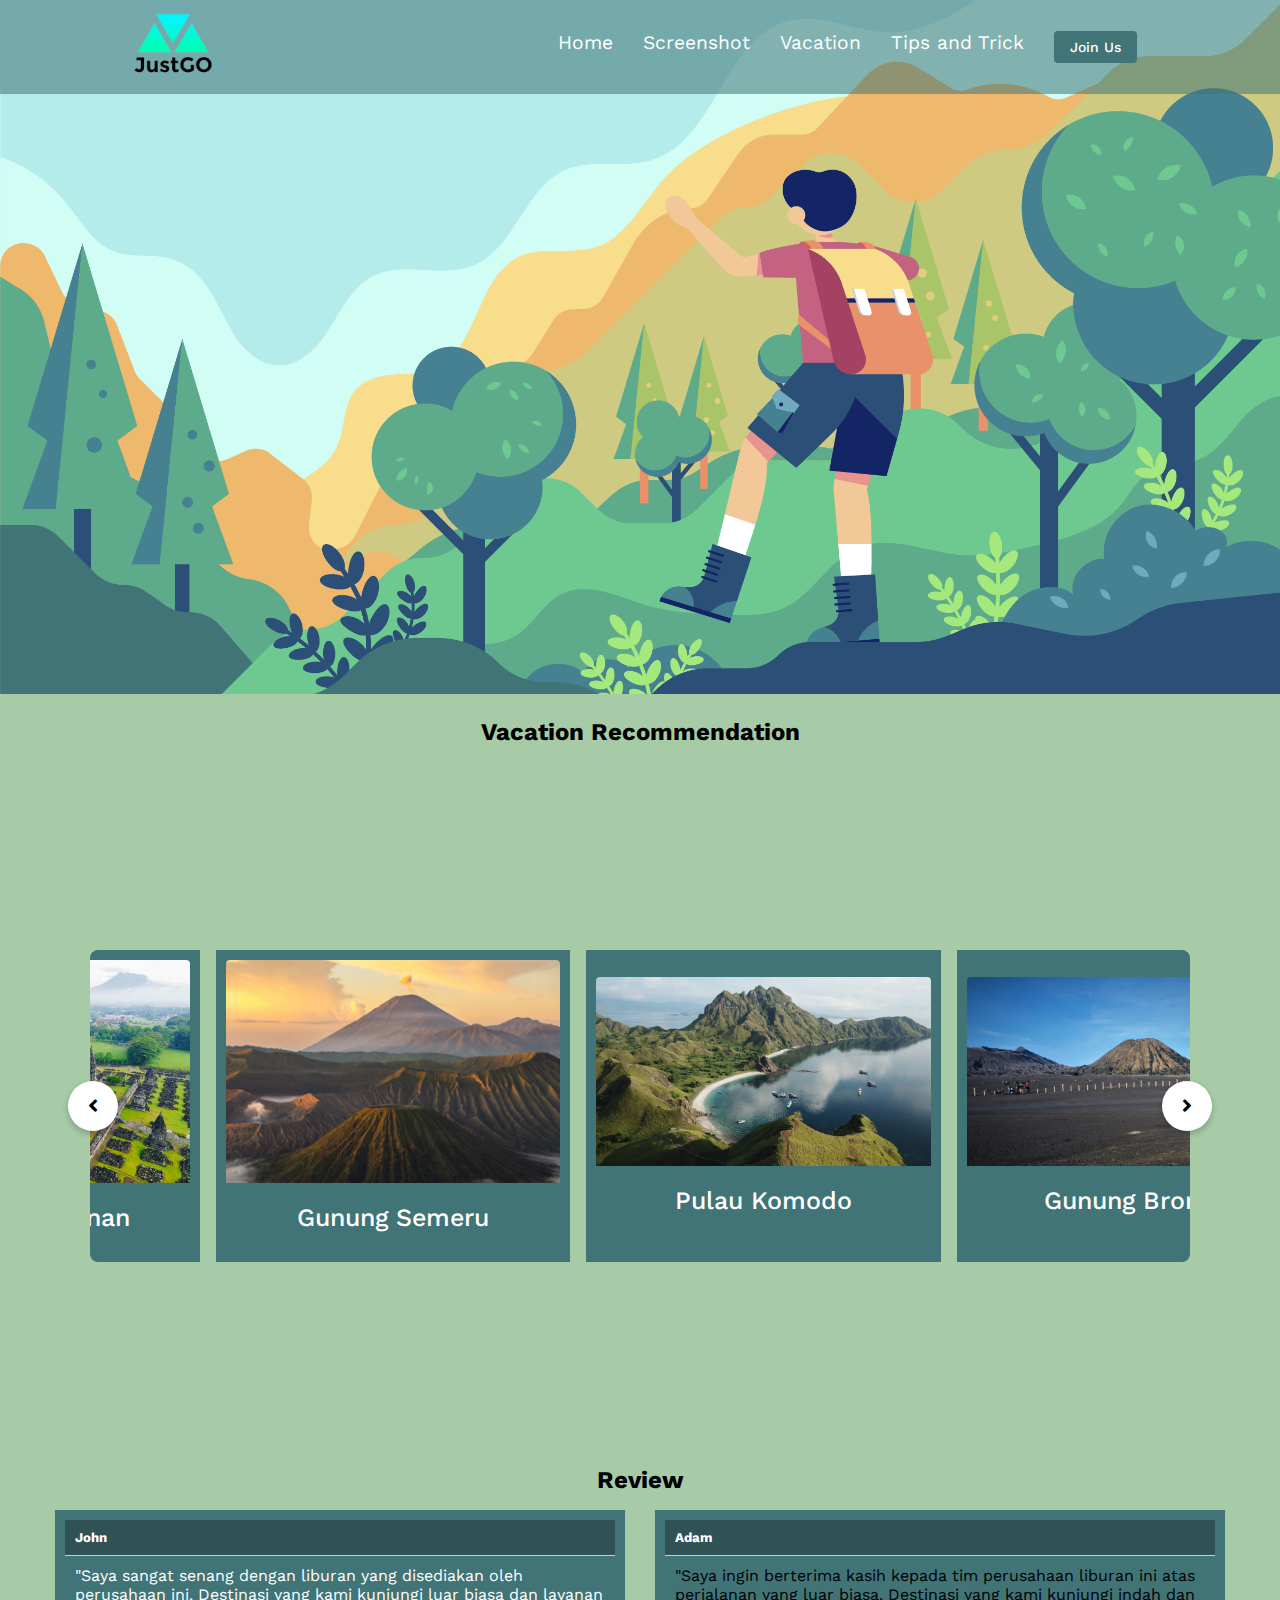
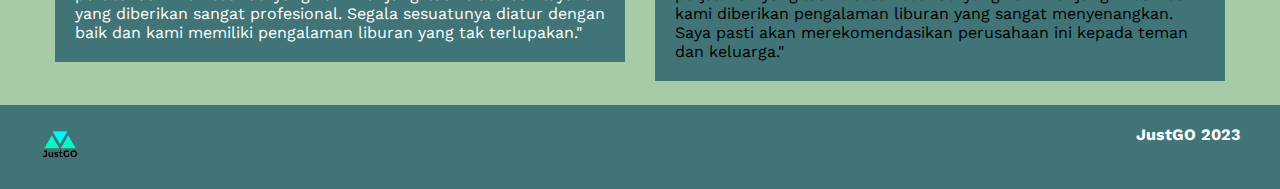
<file: vacation/index.html>
<!DOCTYPE html>
<html lang="en">

<head>
  <meta charset="UTF-8" />
  <meta name="viewport" content="width=device-width, initial-scale=1.0" />
  <title>Navbar Responsive</title>
  <link rel="stylesheet" href="css/style.css" />
  <script src="jquery/jquery-3.6.0.min.js"></script>
  <link rel="preconnect" href="https://fonts.gstatic.com" />
  <link
    href="https://fonts.googleapis.com/css2?family=Work+Sans:ital,wght@0,400;0,500;0,600;0,700;1,400;1,500;1,600&display=swap"
    rel="stylesheet" />
  <link rel="stylesheet" href="https://cdnjs.cloudflare.com/ajax/libs/font-awesome/5.15.3/css/all.min.css">
</head>

<body class="bg-body">
  <div class=".container">
    <div class="">
      <!-- Navbar -->
      <nav>
        <div class="container-flex">
          <div class="brand">
            <a href="">
              <img src="img/justgologo.png" alt="Forest" class="logo" />
            </a>
          </div>
          <div class="burger">
            <div class="bar1"></div>
            <div class="bar2"></div>
            <div class="bar3"></div>
          </div>
          <div class="bg-sidebar"></div>
          <ul class="sidebar">
            <li><a href="index.html">Home</a></li>
            <li><a href="screenshot.html">Screenshot</a></li>
            <li><a href="vacation.html">Vacation</a></li>
            <li><a href="tips.html">Tips and Trick</a></li>
            <li><a href="joinUs.html" class="btn bg-green">Join Us</a></li>
          </ul>
        </div>
      </nav>
    </div>

    <!-- BG -->
    <div class="banner" style="background-image: url('img/bg.png');">
    </div>
  </div>
  <div class="mt-4 center">
    <h2>Vacation Recommendation</h2>
  </div>
  <div class="container cindex" >

    <div class="wrapper">
      <i id="left" class="fa fa-angle-left"></i>
      <ul class="carousel">
        <li class="card bg-green border-r">
          <img class="card-img" src="img/vacation/bromo.jpg" alt="Card Image">
          <div class="card-body center">
            <h2 class="text-white">Gunung Bromo</h2>
          </div>
        </li>
        <li class="card bg-green border-r">
          <img class="card-img" src="img/vacation/candi-borobudur.jpg" alt="Card Image">
          <div class="card-body center">
          <h2 class="text-white">Candi Borobudur</h2>
          </div>
        </li>
        <li class="card bg-green border-r">
          <img class="card-img" src="img/vacation/pulau-dewata.jpg" alt="Card Image">
          <div class="card-body center">
          <h2 class="text-white">Pulau Dewata Bali</h2>
          </div>
        </li>
        <li class="card bg-green border-r">
          <img class="card-img" src="img/vacation/candi-prambanan.jpg" alt="Card Image">
          <div class="card-body center">
            <h2 class="text-white">Candi Prambanan</h2>
          </div>
        </li>
        <li class="card bg-green border-r">
          <img class="card-img" src="img/vacation/semeru.jpg" alt="Card Image">
          <div class="card-body center">
            <h2 class="text-white">Gunung Semeru</h2>
          </div>
        </li>
        <li class="card bg-green border-r">
          <img class="card-img" src="img/vacation/pulau-komodo.jpg" alt="Card Image">
          <div class="card-body center">
            <h2 class="text-white">Pulau Komodo</h2>
          </div>
        </li>
      </ul>
      <i id="right" class="fa fa-angle-right"></i>
    </div>
    </div>

  </div>

  <!-- Review -->
  <div class="mb-3">
    <h2 class="center">Review</h2>
  </div>
  <div class="container mb-4">
    <div class="row">
      <div class="col mb-2">
        <div class="card bg-green border-r">
          <h5 class="card-header bg-dark-green text-white">John</h5>
          <div class="card-body">
            <div class="rating">
              <span class="star"></span>
              <span class="star"></span>
              <span class="star"></span>
              <span class="star"></span>
              <span class="star"></span>
            </div>
            <p class="card-text text-white">"Saya sangat senang dengan liburan yang disediakan oleh perusahaan ini. Destinasi yang kami kunjungi luar biasa dan layanan yang diberikan sangat profesional. Segala sesuatunya diatur dengan baik dan kami memiliki pengalaman liburan yang tak terlupakan."</p>
          </div>
        </div>
      </div>
      <div class="col">
        <div class="card bg-green border-r">
          <h5 class="card-header bg-dark-green text-white">Adam</h5>
          <div class="card-body">
            <div class="rating">
              <span class="star"></span>
              <span class="star"></span>
              <span class="star"></span>
              <span class="star"></span>
              <span class="star"></span>
            </div>
            <p class="card-text" >"Saya ingin berterima kasih kepada tim perusahaan liburan ini atas perjalanan yang luar biasa. Destinasi yang kami kunjungi indah dan kami diberikan pengalaman liburan yang sangat menyenangkan. Saya pasti akan merekomendasikan perusahaan ini kepada teman dan keluarga."</p>
          </div>
        </div>
      </div>
    </div>
  </div>


  <footer>
    <div class="container">
      <div class="brand">
        <div class="row">
          <div class="col-lg-6 col-md-6 col-sm-6"><a href="">
            <img src="img/justgologo.png" alt="Logo" class="w-40" />
          </a></div>
          <div class="col-lg-6 col-md-6 col-sm-6 end"><h4>JustGO 2023</h4></div>
        </div>
      </div>
    </div>
  </footer>
  <script src="js/script.js"></script>
</body>

</html>
</file>
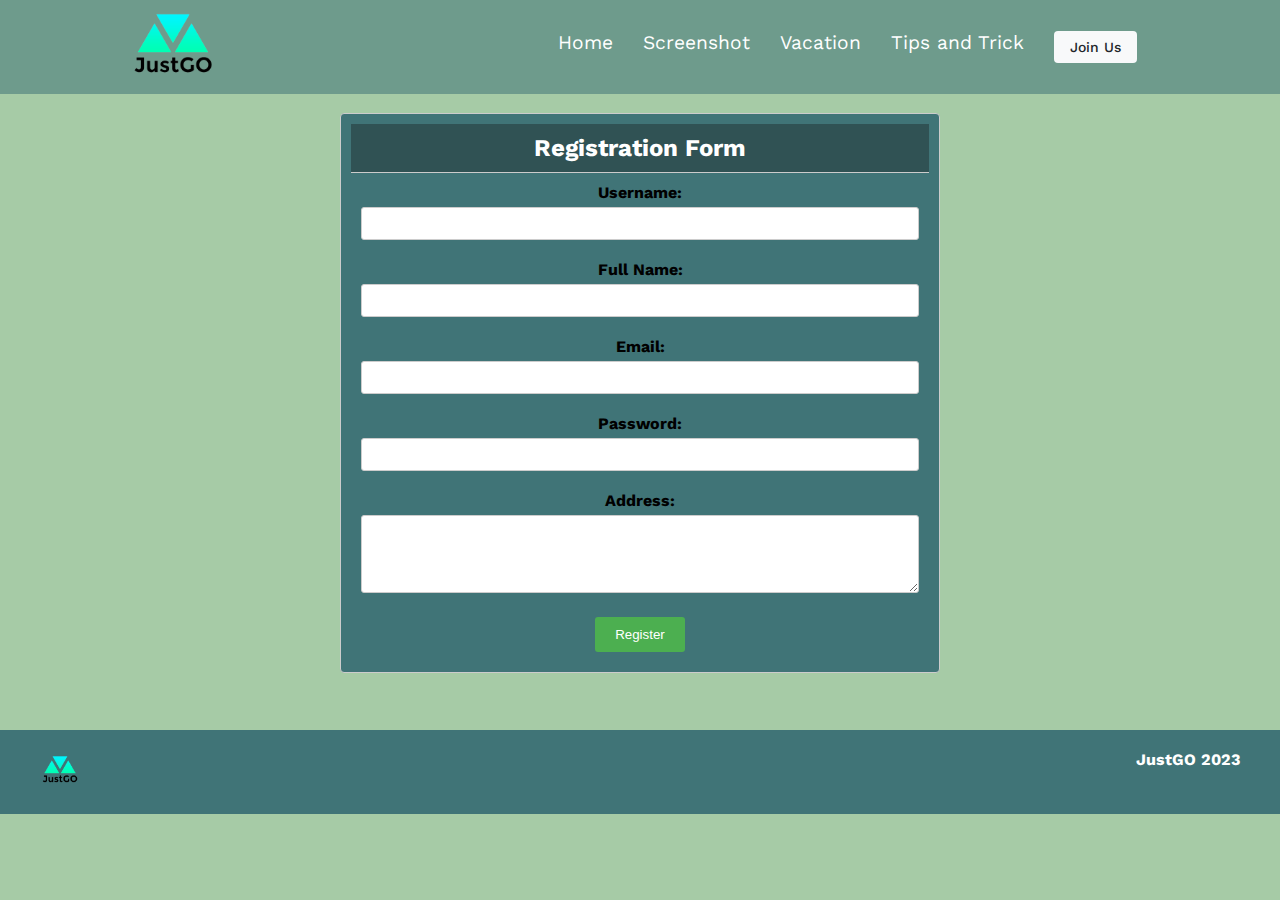
<file: vacation/joinUs.html>
<!DOCTYPE html>
<html lang="en">

<head>
    <meta charset="UTF-8" />
    <meta name="viewport" content="width=device-width, initial-scale=1.0" />
    <title>Navbar Responsive</title>
    <link rel="stylesheet" href="css/style.css" />
    <script src="jquery/jquery-3.6.0.min.js"></script>
    <link rel="preconnect" href="https://fonts.gstatic.com" />
    <link
            href="https://fonts.googleapis.com/css2?family=Work+Sans:ital,wght@0,400;0,500;0,600;0,700;1,400;1,500;1,600&display=swap"
            rel="stylesheet" />
</head>

<body class="bg-body">
<div class=".container">
    <div class="">
        <!-- Navbar -->
        <nav>
            <div class="container-flex">
                <div class="brand">
                    <a href="">
                        <img src="img/justgologo.png" alt="Forest" class="logo" />
                    </a>
                </div>
                <div class="burger">
                    <div class="bar1"></div>
                    <div class="bar2"></div>
                    <div class="bar3"></div>
                </div>
                <div class="bg-sidebar"></div>
                <ul class="sidebar">
                    <li><a href="index.html">Home</a></li>
                    <li><a href="screenshot.html">Screenshot</a></li>
                    <li><a href="vacation.html">Vacation</a></li>
                    <li><a href="tips.html">Tips and Trick</a></li>
                    <li><a href="joinUs.html" class="btn btn-light">Join Us</a></li>
                </ul>
            </div>
        </nav>
    </div>
    <br>

    <div class="container">
        <div class="row center">
            <div class="col-lg-4 col-lg-6">
                <div class="card bg-green">
                    <div class="card-header bg-dark-green text-white">
                        <h2>Registration Form</h2>
                    </div>
                    <div class="card-body">
                        <form id="registrationForm" onsubmit="validateForm(event)">
                            <div class="form-group">
                                <label for="username">Username:</label>
                                <input type="text" id="username" name="username" required>
                                <div class="error-message" id="usernameError"></div>
                            </div>

                            <div class="form-group">
                                <label for="fullName">Full Name:</label>
                                <input type="text" id="fullName" name="fullName" required>
                                <div class="error-message" id="fullNameError"></div>
                            </div>

                            <div class="form-group">
                                <label for="email">Email:</label>
                                <input type="email" id="email" name="email" required>
                                <div class="error-message" id="emailError"></div>
                            </div>

                            <div class="form-group">
                                <label for="password">Password:</label>
                                <input type="password" id="password" name="password" required>
                                <div class="error-message" id="passwordError"></div>
                            </div>

                            <div class="form-group">
                                <label for="address">Address:</label>
                                <textarea id="address" name="address" rows="4" required></textarea>
                                <div class="error-message" id="addressError"></div>
                            </div>

                            <div class="form-button">
                                <button type="submit" class="bg-dark-green">Register</button>
                            </div>
                        </form>
                    </div>
                </div>
            </div>
        </div>

    </div>
    </div>

    <br>
    <br>
    <br>
    <script>
        function validateForm(event) {
            event.preventDefault();

            clearErrors();

            validateUsername();
            validateFullName();
            validateEmail();
            validatePassword();
            validateAddress();

            if (!hasErrors()) {
                document.getElementById("registrationForm").submit();
            }
        }

        function validateUsername() {
            var usernameInput = document.getElementById("username");
            var usernameError = document.getElementById("usernameError");

            if (usernameInput.value.length < 5) {
                usernameError.textContent = "Username must be at least 5 characters long.";
                usernameInput.parentElement.classList.add("error");
            } else {
                usernameInput.parentElement.classList.add("success");
            }
        }

        function validateFullName() {
            var fullNameInput = document.getElementById("fullName");
            var fullNameError = document.getElementById("fullNameError");

            if (fullNameInput.value.trim() === "") {
                fullNameError.textContent = "Full Name is required.";
                fullNameInput.parentElement.classList.add("error");
            } else {
                fullNameInput.parentElement.classList.add("success");
            }
        }

        function validateEmail() {
            var emailInput = document.getElementById("email");
            var emailError = document.getElementById("emailError");

            if (emailInput.value.trim() === "") {
                emailError.textContent = "Email is required.";
                emailInput.parentElement.classList.add("error");
            } else {
                emailInput.parentElement.classList.add("success");
            }
        }

        function validatePassword() {
            var passwordInput = document.getElementById("password");
            var passwordError = document.getElementById("passwordError");

            if (passwordInput.value.length < 8) {
                passwordError.textContent = "Password must be at least 8 characters long.";
                passwordInput.parentElement.classList.add("error");
            } else {
                passwordInput.parentElement.classList.add("success");
            }
        }

        function validateAddress() {
            var addressInput = document.getElementById("address");
            var addressError = document.getElementById("addressError");

            if (addressInput.value.trim() === "") {
                addressError.textContent = "Address is required.";
                addressInput.parentElement.classList.add("error");
            } else {
                addressInput.parentElement.classList.add("success");
            }
        }

        function clearErrors() {
            var formGroups = document.getElementsByClassName("form-group");

            for (var i = 0; i < formGroups.length; i++) {
                formGroups[i].classList.remove("success");
                formGroups[i].classList.remove("error");
                formGroups[i].getElementsByClassName("error-message")[0].textContent = "";
            }
        }

        function hasErrors() {
            var errorMessages = document.getElementsByClassName("error-message");

            for (var i = 0; i < errorMessages.length; i++) {
                if (errorMessages[i].textContent !== "") {
                    return true;
                }
            }

            return false;
        }
    </script>

<footer>
    <div class="container">
        <div class="brand">
            <div class="row">
                <div class="col-lg-6 col-md-6 col-sm-6"><a href="">
                    <img src="img/justgologo.png" alt="Logo" class="w-40" />
                </a></div>
                <div class="col-lg-6 col-md-6 col-sm-6 end"><h4>JustGO 2023</h4></div>
            </div>
        </div>
    </div>
</footer>
    <script src="js/script.js"></script>
    </body>

</html>
</file>
<file: vacation/css/style.css>
* {
  margin: 0;
  padding: 0;
  box-sizing: border-box;

}

body {
  font-family: "Work Sans", sans-serif;
  background-color: #FEFEFE;
}

/* burger icon */

.burger {
  display: inline-block;
  cursor: pointer;
  z-index: 3;
}

.bar1,
.bar2,
.bar3 {
  width: 35px;
  height: 5px;
  background-color: #333;
  margin: 6px 0;
  transition: 0.4s;
  border-radius: 5px;
}

.change .bar1 {
  -webkit-transform: rotate(-45deg) translate(-9px, 6px);
  transform: rotate(-45deg) translate(-9px, 6px);
  background-color: white;
}

.change .bar2 {
  opacity: 0;
  background-color: white;
}

.change .bar3 {
  -webkit-transform: rotate(45deg) translate(-8px, -8px);
  transform: rotate(45deg) translate(-8px, -8px);
  background-color: white;
}

/* wraper */
.wrapper {
  max-width: 1100px;
  width: 100%;
  position: relative;
  z-index: 1;
}
.wrapper i {
  top: 50%;
  height: 50px;
  width: 50px;
  cursor: pointer;
  font-size: 1.25rem;
  position: absolute;
  text-align: center;
  line-height: 50px;
  background: #fff;
  border-radius: 50%;
  box-shadow: 0 3px 6px rgba(0,0,0,0.23);
  transform: translateY(-50%);
  transition: transform 0.1s linear;
  z-index: 4; /* Tambahkan z-index dengan nilai 3 */
}
.wrapper i:active{
  transform: translateY(-50%) scale(0.85);
}
.wrapper i:first-child{
  left: -22px;
}
.wrapper i:last-child{
  right: -22px;
}
.wrapper .carousel{
  display: grid;
  grid-auto-flow: column;
  grid-auto-columns: calc((100% / 3) - 12px);
  overflow-x: auto;
  scroll-snap-type: x mandatory;
  gap: 16px;
  border-radius: 8px;
  scroll-behavior: smooth;
  scrollbar-width: none;
  z-index: 1; /* Ubah nilai z-index menjadi 1 */
}
.carousel::-webkit-scrollbar {
  display: none;
}
.carousel.no-transition {
  scroll-behavior: auto;
}
.carousel.dragging {
  scroll-snap-type: none;
  scroll-behavior: auto;
}
.carousel.dragging .card {
  cursor: grab;
  user-select: none;
}
.carousel :where(.card, .img) {
  display: flex;
  justify-content: center;
  align-items: center;
}
.carousel .card {
  scroll-snap-align: start;
  height: auto;
  list-style: none;
  cursor: pointer;
  padding-bottom: 15px;
  flex-direction: column;
  z-index: 1; /* Ubah nilai z-index menjadi 1 */
}
.carousel .card .img {
  background: #8B53FF;
  height: 148px;
  width: 148px;
  border-radius: 50%;
}
.card .img img {
  width: 140px;
  height: 140px;
  border-radius: 50%;
  object-fit: cover;
  border: 4px solid #fff;
}
.carousel .card h2 {
  font-weight: 500;
  font-size: 1.56rem;
  margin: 10px 0 5px;
}
.carousel .card span {
  color: #6A6D78;
  font-size: 1.31rem;
}
@media screen and (max-width: 900px) {
  .wrapper .carousel {
    grid-auto-columns: calc((100% / 2) - 9px);
  }
}
@media screen and (max-width: 600px) {
  .wrapper .carousel {
    grid-auto-columns: 100%;
  }
}



.container-flex {
  display: flex;
  justify-content: space-between;
  align-items: center;
}

.nav {

  padding: 10px 20px;
  box-shadow: 1px 2px 10px 2px rgba(0, 0, 0, .1);
  background-color: transparent; /* Mengatur background menjadi transparan */
}

.nav .brand a {
  font-size: 1.4rem;
  text-decoration: none;
  font-weight: 550;
}

.bg-sidebar {
  top: 0;
  right: -100%;
  bottom: 0;
  width: 100%;
  position: fixed;
  background: rgba(207, 18, 18, 0.1);
  transition: .3s;
  visibility: hidden;
}

.bg-sidebar.change {
  right: 0;
  visibility: visible;
  display: block;
}

nav ul {
  display: flex;
  position: fixed;
  z-index: 2; /* Ubah nilai z-index menjadi 2 */
  background-color: #274042;
  top: 0;
  bottom: 0;
  right: -300px;
  width: 300px;
  transition: .5s;
  align-items: flex-start;
  flex-direction: column;
}

nav ul.change {
  right: 0;
  transition: .5s;
}

nav ul li {
  list-style: none;
  padding: 20px 15px;
}

nav ul li a {
  color: white;
  font-size: 1.2rem;
  text-decoration: none;
}

@media screen and (min-width: 960px) {

  .bg-sidebar.change {
    right: 0;
    visibility: hidden;
    display: none;
  }

  .burger {
    display: none;
  }

  nav {
    position: relative;
  }

  nav ul {
    display: flex;
    position: relative;
    background-color: unset;
    top: unset;
    bottom: unset;
    right: unset;
    width: unset;
    flex-direction: row;
  }

  nav ul li {
    padding: 10px 15px;

  }

  nav ul li:hover::after {
    content: "";
    display: block;
    width: 100%;
    height: 3px;
    transition: .3s;
    background-color: black;
    transform: translateY(20px);
  }


  nav ul li a {
    color: black;
    font-size: 1.1rem;
  }

  nav ul li:last-child {
    font-weight: 550;
  }
}

@media screen and (min-width: 1200px) {
  .container-flex {
    width: 100%;
    max-width: 1024px;
    margin: auto;
    display: flex;
    justify-content: space-between;
    align-items: center;
  }
}

body {
  font-family: "Work Sans", sans-serif;
  background-color: #fefefe;
}



nav {
  background-color: rgba(64, 116, 119, 0.55); /* Warna latar belakang dengan transparansi */
  position: relative;
}

nav ul.change {
  right: 0;
  transition: 0.5s;
}

nav ul li {
  list-style: none;
  padding: 20px 15px;
}

nav ul li a {
  color: #fff;
  font-size: 1.2rem;
  text-decoration: none;
}

nav ul li a:hover {
  color: rgb(204, 204, 204);
}

/* CSS untuk Card */
.card {
  border: 1px solid #ccc;
  border-radius: 4px;
  padding: 10px;
  background-color: #fff;
}

/* CSS untuk Card Header */
.card-header {
  background-color: #f0f0f0;
  padding: 10px;
  border-bottom: 1px solid #ccc;
}

/* CSS untuk Card Body */
.card-body {
  padding: 10px;
}

/* CSS untuk Card Footer */
.card-footer {
  background-color: #f0f0f0;
  padding: 10px;
  border-top: 1px solid #ccc;
}

.card-img {
  display: block;
  max-width: 100%;
  height: auto;
  border-radius: 4px 4px 0 0;
}

/* Responsif untuk card pada layar kecil */
@media (max-width: 768px) {
  .card {
    width: 100%;
  }
}

.progress-bar {
  background-color: #ddd;
  height: 20px;
  border-radius: 0px;
  margin-bottom: 10px;
}

.progress {
  background-color: #4caf50;
  height: 100%;
  border-radius: 0 px;
  width: 50%;
}

.percentage {
  font-weight: bold;
}

footer {
  background-color: #407477;
  color: #fff;
  padding: 20px 0;
}

.container {
  width: 100%;
  max-width: 1200px;
  margin: 0 auto;
  padding: 0 15px;
}

.container-fluid {
  width: 100%;
  padding: 0 15px;
}


.container p {
  margin: 0;
}

.banner {
  background-size: cover;
  background-position: center;
  margin-top: -100px;
  height: 700px;
}

.banner-img {
  background-image: url('img/bg.png');
}
.border-r {
  border: 0px; border-radius: 0px;
}
.end {
  text-align: end;
}
.center {
  text-align: center;
}
.cindex {
  justify-content: center; display: flex; align-items: center; height: 80vh;
}
.none {
  display: none;
}
.jcenter{
  justify-content: center;
}
.cd {
  border: 0px; border-radius: 0px; height:400px;
}

.tcard {
  border: 0px; border-radius: 0px; max-width: 540px;
}
.w-40{
  width: 40px;
}
.w-90{
  width: 90px;
}

  @media (max-width: 768px) {
    height: 400px;
  }

  @media (max-width: 576px) {
    height: 300px;
  }
}

  .p-1 {
    padding: 5px;
  }
  
  .p-2 {
    padding: 10px;
  }
  
  .p-3 {
    padding: 15px;
  }
  
  .p-4 {
    padding: 20px;
  }

  .row {
    display: flex;
    flex-wrap: wrap;
    margin-right: -15px;
    margin-left: -15px;
  }
  
  .col {
    flex-basis: 0;
    flex-grow: 1;
    max-width: 100%;
    padding-right: 15px;
    padding-left: 15px;
  }

  /* CSS untuk kolom pada perangkat kecil (sm) */
@media (min-width: 576px) {
  .col-sm-1 {
    flex: 0 0 auto;
    width: 8.33%;
  }
  .col-sm-2 {
    flex: 0 0 auto;
    width: 16.66%;
  }
  .col-sm-3 {
    flex: 0 0 auto;
    width: 25%;
  }
  .col-sm-4 {
    flex: 0 0 auto;
    width: 33.33%;
  }
  .col-sm-5 {
    flex: 0 0 auto;
    width: 41.66%;
  }
  .col-sm-6 {
    flex: 0 0 auto;
    width: 50%;
  }
  .col-sm-7 {
    flex: 0 0 auto;
    width: 58.33%;
  }
  .col-sm-8 {
    flex: 0 0 auto;
    width: 66.66%;
  }
  .col-sm-9 {
    flex: 0 0 auto;
    width: 75%;
  }
  .col-sm-10 {
    flex: 0 0 auto;
    width: 83.33%;
  }
  .col-sm-11 {
    flex: 0 0 auto;
    width: 91.66%;
  }
  .col-sm-12 {
    flex: 0 0 auto;
    width: 100%;
  }
}

/* CSS untuk kolom pada perangkat sedang (md) */
@media (min-width: 768px) {
  .col-md-1 {
    flex: 0 0 auto;
    width: 8.33%;
  }
  .col-md-2 {
    flex: 0 0 auto;
    width: 16.66%;
  }
  .col-md-3 {
    flex: 0 0 auto;
    width: 25%;
  }
  .col-md-4 {
    flex: 0 0 auto;
    width: 30.00%;
  }
  .col-md-5 {
    flex: 0 0 auto;
    width: 41.66%;
  }
  .col-md-6 {
    flex: 0 0 auto;
    width: 50%;
  }
  .col-md-7 {
    flex: 0 0 auto;
    width: 58.33%;
  }
  .col-md-8 {
    flex: 0 0 auto;
    width: 66.66%;
  }
  .col-md-9 {
    flex: 0 0 auto;
    width: 75%;
  }
  .col-md-10 {
    flex: 0 0 auto;
    width: 83.33%;
  }
  .col-md-11 {
    flex: 0 0 auto;
    width: 91.66%;
  }
  .col-md-12 {
    flex: 0 0 auto;
    width: 100%;
  }
}

/* CSS untuk kolom pada perangkat besar (lg) */
@media (min-width: 992px) {
  .col-lg-1 {
    flex: 0 0 auto;
    width: 8.33%;
  }
  .col-lg-2 {
    flex: 0 0 auto;
    width: 16.66%;
  }
  .col-lg-3 {
    flex: 0 0 auto;
    width: 25%;
  }
  .col-lg-4 {
    flex: 0 0 auto;
    width: 30.00%;
  }
  .col-lg-5 {
    flex: 0 0 auto;
    width: 41.66%;
  }
  .col-lg-6 {
    flex: 0 0 auto;
    width: 50%;
  }
  .col-lg-7 {
    flex: 0 0 auto;
    width: 58.33%;
  }
  .col-lg-8 {
    flex: 0 0 auto;
    width: 66.66%;
  }
  .col-lg-9 {
    flex: 0 0 auto;
    width: 75%;
  }
  .col-lg-10 {
    flex: 0 0 auto;
    width: 83.33%;
  }
  .col-lg-11 {
    flex: 0 0 auto;
    width: 91.66%;
  }
  .col-lg-12 {
    flex: 0 0 auto;
    width: 100%;
  }
}

  
  /* Class col yang responsif */
  @media (max-width: 767px) {
    .col-sm {
      flex-basis: 0;
      flex-grow: 1;
      max-width: 100%;
    }
  }
  .card-img {
  display: block;
  max-width: 100%;
  height: auto;
  border-radius: 4px 4px 0 0;
}
.mb-1 {
  margin-bottom: 0.25rem;
}

.mb-2 {
  margin-bottom: 0.5rem;
}

.mb-3 {
  margin-bottom: 1rem;
}

.mb-4 {
  margin-bottom: 1.5rem;
}

.mt-1 {
  margin-top: 0.25rem;
}

.mt-2 {
  margin-top: 0.5rem;
}

.mt-3 {
  margin-top: 1rem;
}

.mt-4 {
  margin-top: 1.5rem;
}

.mr-1 {
  margin-right: 0.25rem;
}

.mr-2 {
  margin-right: 0.5rem;
}

.mr-3 {
  margin-right: 1rem;
}

.mr-4 {
  margin-right: 1.5rem;
}

.ml-1 {
  margin-left: 0.25rem;
}

.ml-2 {
  margin-left: 0.5rem;
}

.ml-3 {
  margin-left: 1rem;
}

.ml-4 {
  margin-left: 1.5rem;
}


.btn {
  display: inline-block;
  border: none;
  border-radius: 4px;
  padding: 8px 16px;
  font-size: 14px;
  font-weight: 500;
  text-align: center;
  text-decoration: none;
  background-color: #007bff;
  color: #fff;
  cursor: pointer;
  transition: background-color 0.3s ease;
}

.btn:hover {
  background-color: #0056b3;
}

.btn-primary {
  background-color: #007bff;
  color: #fff;
}

.btn-primary:hover {
  background-color: #0056b3;
}

.btn-secondary {
  background-color: #6c757d;
  color: #fff;
}

.btn-secondary:hover {
  background-color: #555e64;
}

.btn-success {
  background-color: #28a745;
  color: #fff;
}

.btn-success:hover {
  background-color: #1e7e34;
}

.btn-danger {
  background-color: #dc3545;
  color: #fff;
}

.btn-danger:hover {
  background-color: #bd2130;
}

.btn-warning {
  background-color: #ffc107;
  color: #fff;
}

.btn-warning:hover {
  background-color: #e0a800;
}

.btn-info {
  background-color: #17a2b8;
  color: #fff;
}

.btn-info:hover {
  background-color: #117a8b;
}

.btn-light {
  background-color: #f8f9fa;
  color: #212529;
}

.btn-light:hover {
  background-color: #dae0e5;
}

.btn-dark {
  background-color: #343a40;
  color: #fff;
}

.btn-dark:hover {
  background-color: #1d2124;
}

.btn-link {
  background-color: transparent;
  color: #007bff;
}

.btn-link:hover {
  background-color: transparent;
  color: #0056b3;
}

.btn-outline-primary {
  border: 1px solid #007bff;
  background-color: transparent;
  color: #007bff;
}

.btn-outline-primary:hover {
  background-color: #007bff;
  color: #fff;
}

.btn-outline-secondary {
  border: 1px solid #6c757d;
  background-color: transparent;
  color: #6c757d;
}

.btn-outline-secondary:hover {
  background-color: #6c757d;
  color: #fff;
}

.btn-outline-success {
  border: 1px solid #28a745;
  background-color: transparent;
  color: #28a745;
}

.btn-outline-success:hover {
  background-color: #28a745;
  color: #fff;
}

.btn-outline-danger {
  border: 1px solid #dc3545;
  background-color: transparent;
  color: #dc3545;
}

.btn-outline-danger:hover {
  background-color: #dc3545;
  color: #fff;
}

.btn-outline-warning {
  border: 1px solid #ffc107;
  background-color: transparent;
  color: #ffc107;
}

.btn-outline-warning:hover {
  background-color: #ffc107;
  color: #fff;
}

.btn-outline-info {
  border: 1px solid #17a2b8;
  background-color: transparent;
  color: #17a2b8;
}

.btn-outline-info:hover {
  background-color: #17a2b8;
  color: #fff;
}

.btn-outline-light {
  border: 1px solid #f8f9fa
}

.bg-green {
  background-color: #407477;
}

.bg-body {
  background-color: #a6cba6;
}

.logo{
  width: 90px;
}

.bg-dark-green {
  background-color: #305254;
}

.text-white {
  color: white;
}

.center {
  justify-content: center;
}

/* adam */
.nav-pills {
  list-style-type: none;
  padding: 0;
  margin: 0;
  overflow: hidden;
}


.nav-pills li {
  display: inline-block;
}

.nav-pills li a {
  display: block;
  padding: 10px 20px;
  text-decoration: none;
  background-color: #407477;
  color: #ffffff;
}

.nav-pills li a:hover {
  background-color: #2a4d4f;
}

.nav-pills li a.active {
  background-color: #2a4d4f;
  color: #fff;
}

.tab-content {
  padding: 20px;
  color: white;
  background-color: #407477;
}
/* gallery */
.gallery {
  display: grid;
  grid-template-columns: repeat(auto-fill, minmax(200px, 1fr));
  grid-gap: 10px;
}

.gallery img {
  width: 100%;
  height: auto;
  cursor: pointer;
}

.description {
  display: none;
  padding: 10px;
}
/* cardvacation */
.cardvacation-container {
  display: flex;
  flex-wrap: wrap;
  justify-content: flex-start;
  gap: 10px;
}

.cardvacation {
  width: 300px;
  padding: 10px;
  border: 1px solid #ccc;
  border-radius: 5px;
  cursor: pointer;
}

.cardvacation img {
  width: 100%;
  border-radius: 5px;
}

.modal {
  display: none;
  position: fixed;
  top: 0;
  left: 0;
  width: 100%;
  height: 100%;
  background-color: rgba(0, 0, 0, 0.5);
  z-index: 9999;
  justify-content: center;
  align-items: center;
}

.modal-content {
  background-color: #fff;
  width: 400px;
  padding: 20px;
  border-radius: 5px;
  text-align: center;
}

.modal-content img {
  width: 100%;
  margin-bottom: 10px;
  border-radius: 5px;
}

.modal-content h2 {
  margin-bottom: 10px;
}

.modal-content p {
  margin-bottom: 20px;
}

.close-btn {
  color: #888;
  cursor: pointer;
}
.img-fluid {
  max-width: 100%;
  height: auto;
}
/* cardform */

.containerform {
  display: flex;
  justify-content: center;
  align-items: center;
  height: 80vh;
  color:white;
}

.cardform {
  width: 400px;
  padding: 20px;
  border: 1px solid #ccc;
  border-radius: 5px;
  box-shadow: 0 2px 5px rgba(0, 0, 0, 0.1);
  background-color: #407477;
}

.cardform h2 {
  margin-bottom: 20px;
  text-align: center;
}

.form-group {
  margin-bottom: 20px;
}

.form-group label {
  display: block;
  margin-bottom: 5px;
  font-weight: bold;
}

.form-group input,
.form-group textarea {
  width: 100%;
  padding: 8px;
  border: 1px solid #ccc;
  border-radius: 3px;
}

.form-group .error-message {
  color: red;
  margin-top: 5px;
}

.form-group.success input,
.form-group.success textarea {
  border-color: green;
}

.form-group.error input,
.form-group.error textarea {
  border-color: red;
}

.form-button {
  text-align: center;
  margin-top: 20px;
}

.form-button button {
  padding: 10px 20px;
  background-color: #4CAF50;
  color: white;
  border: none;
  border-radius: 3px;
  cursor: pointer;
}

.form-button button:hover {
  background-color: #45a049;
}
</file>
